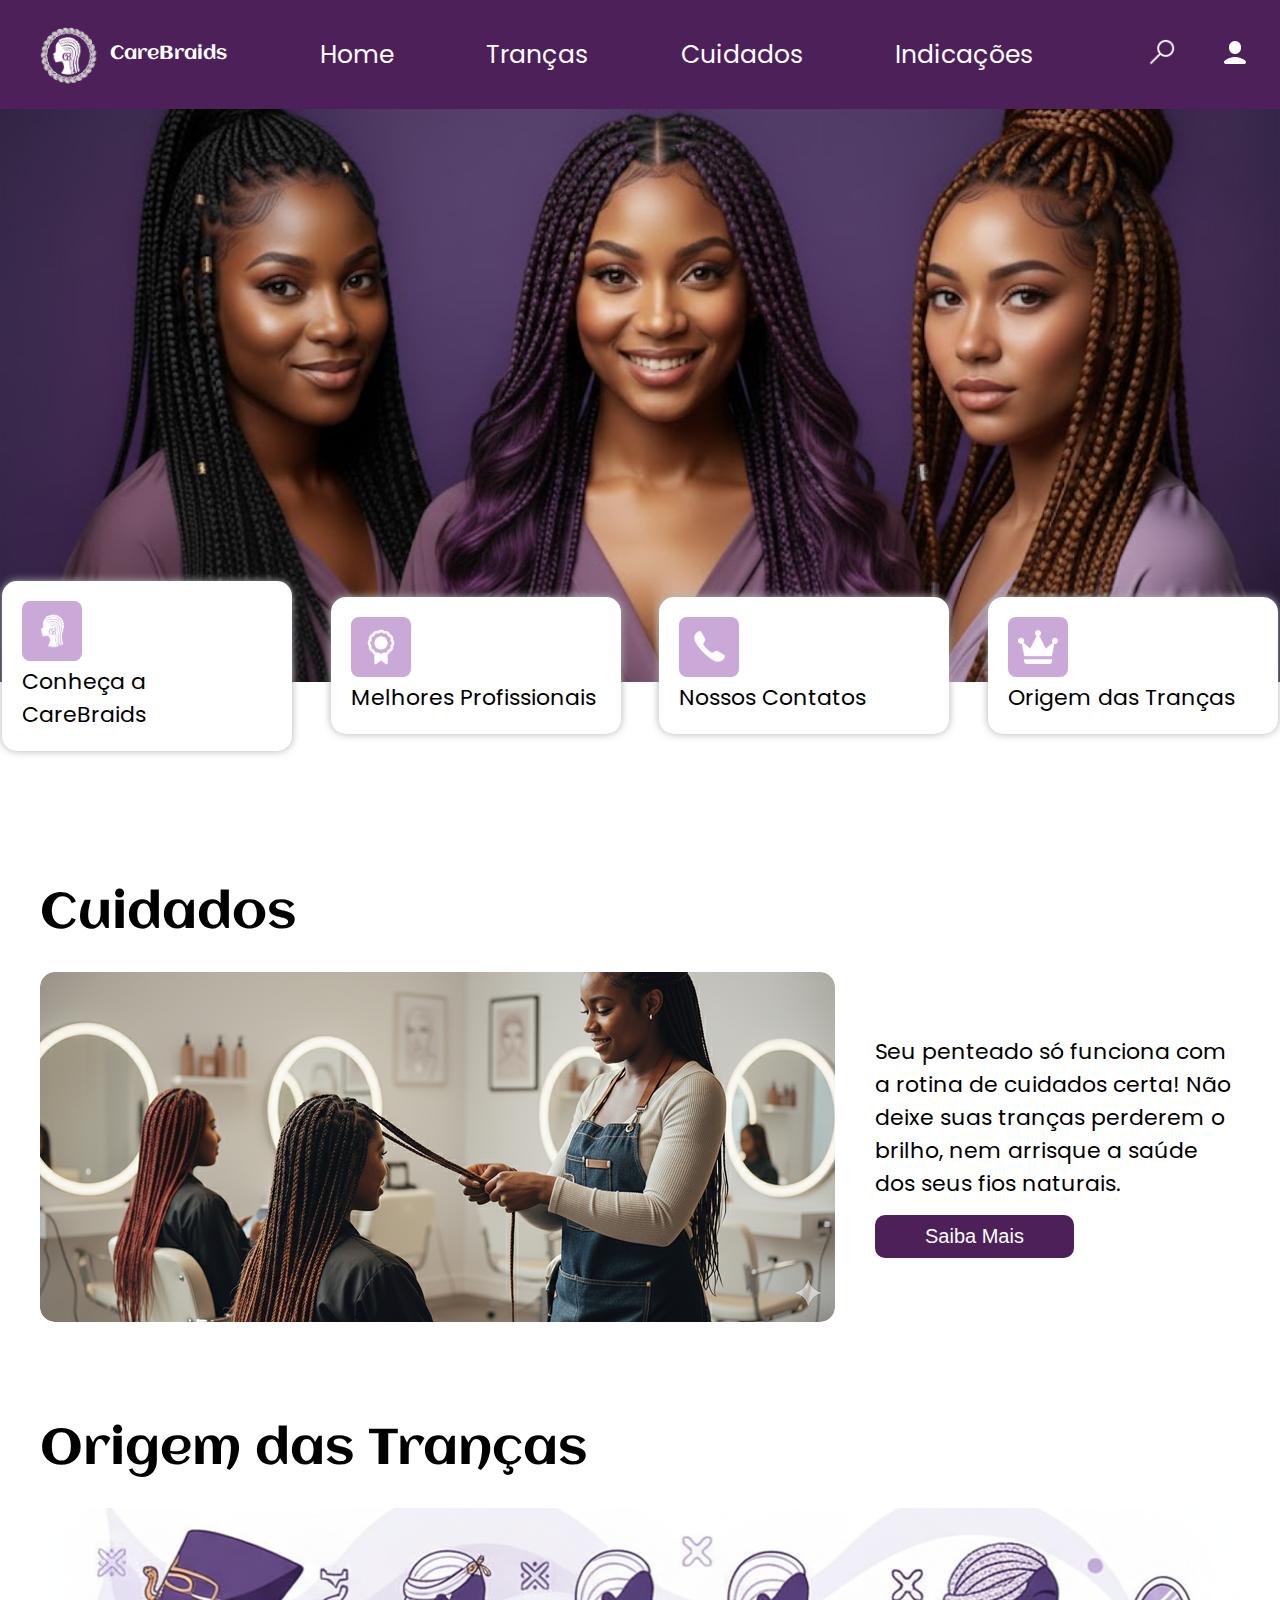
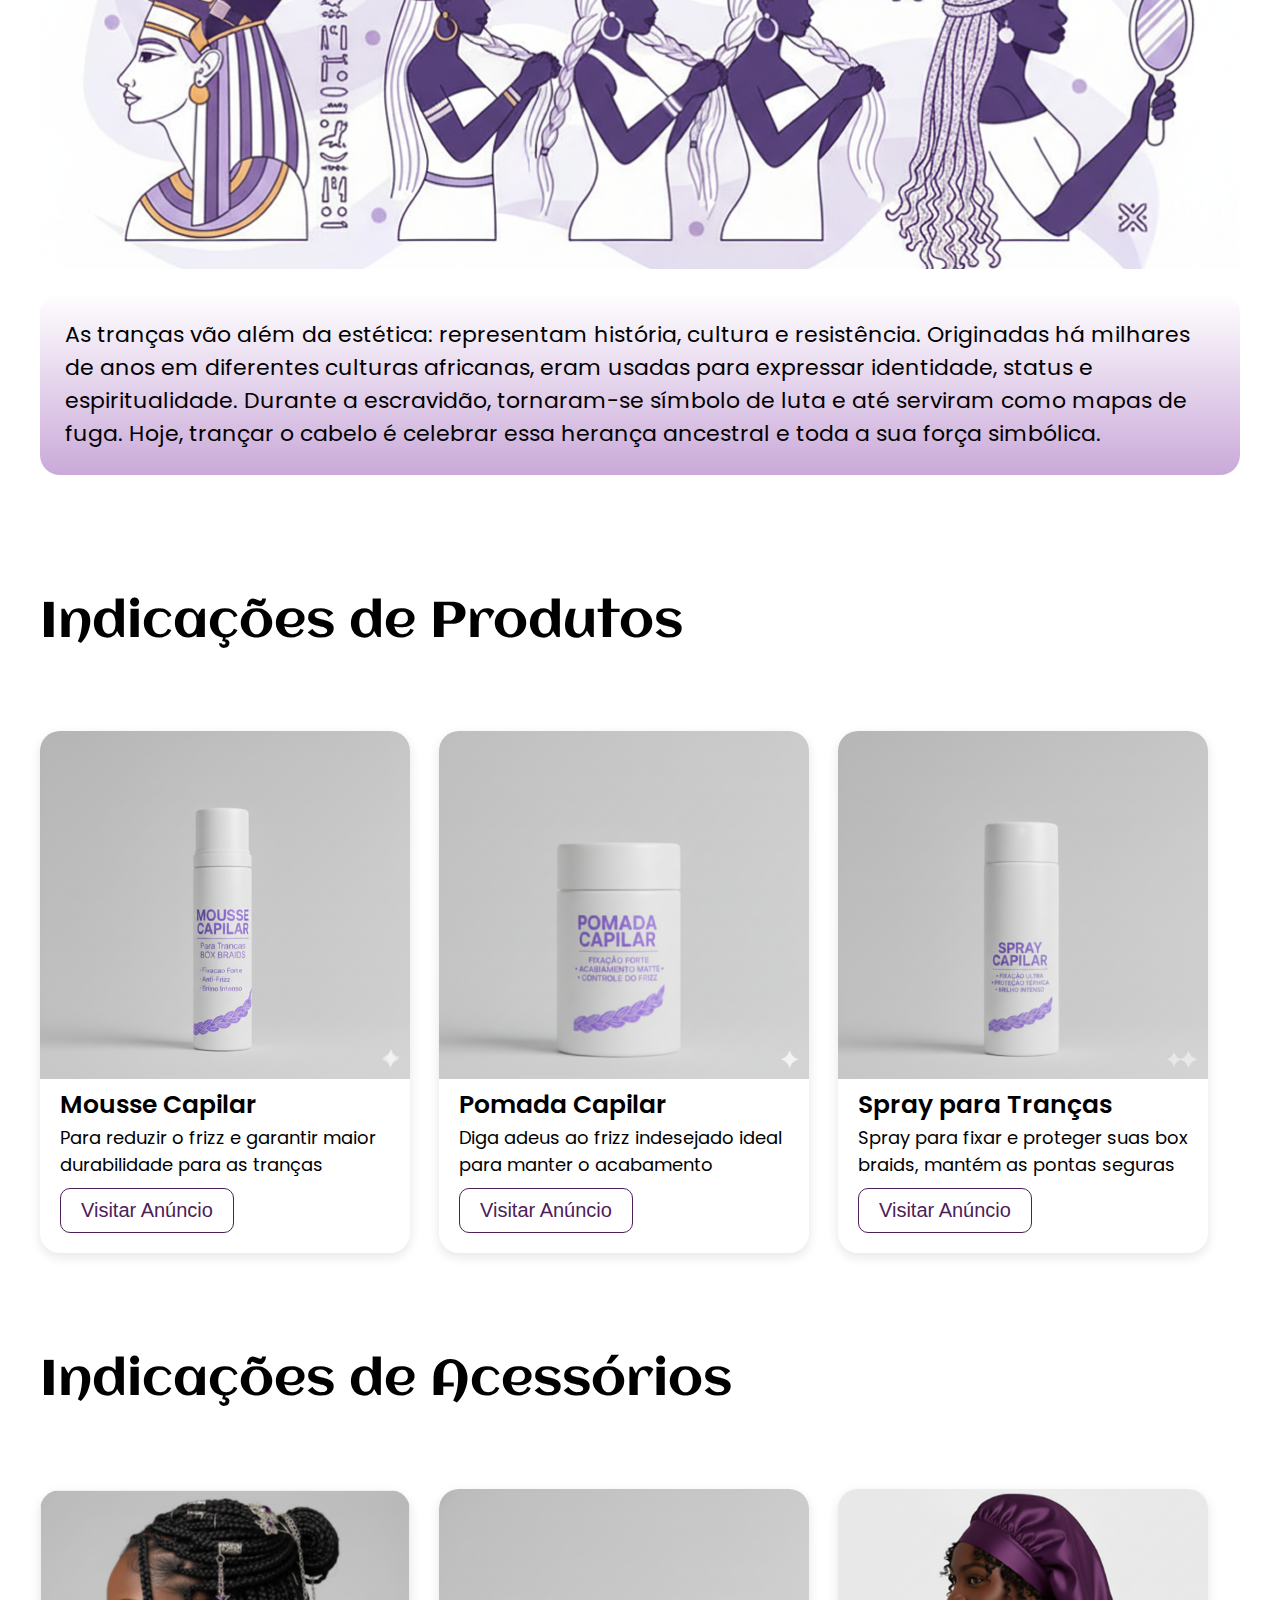
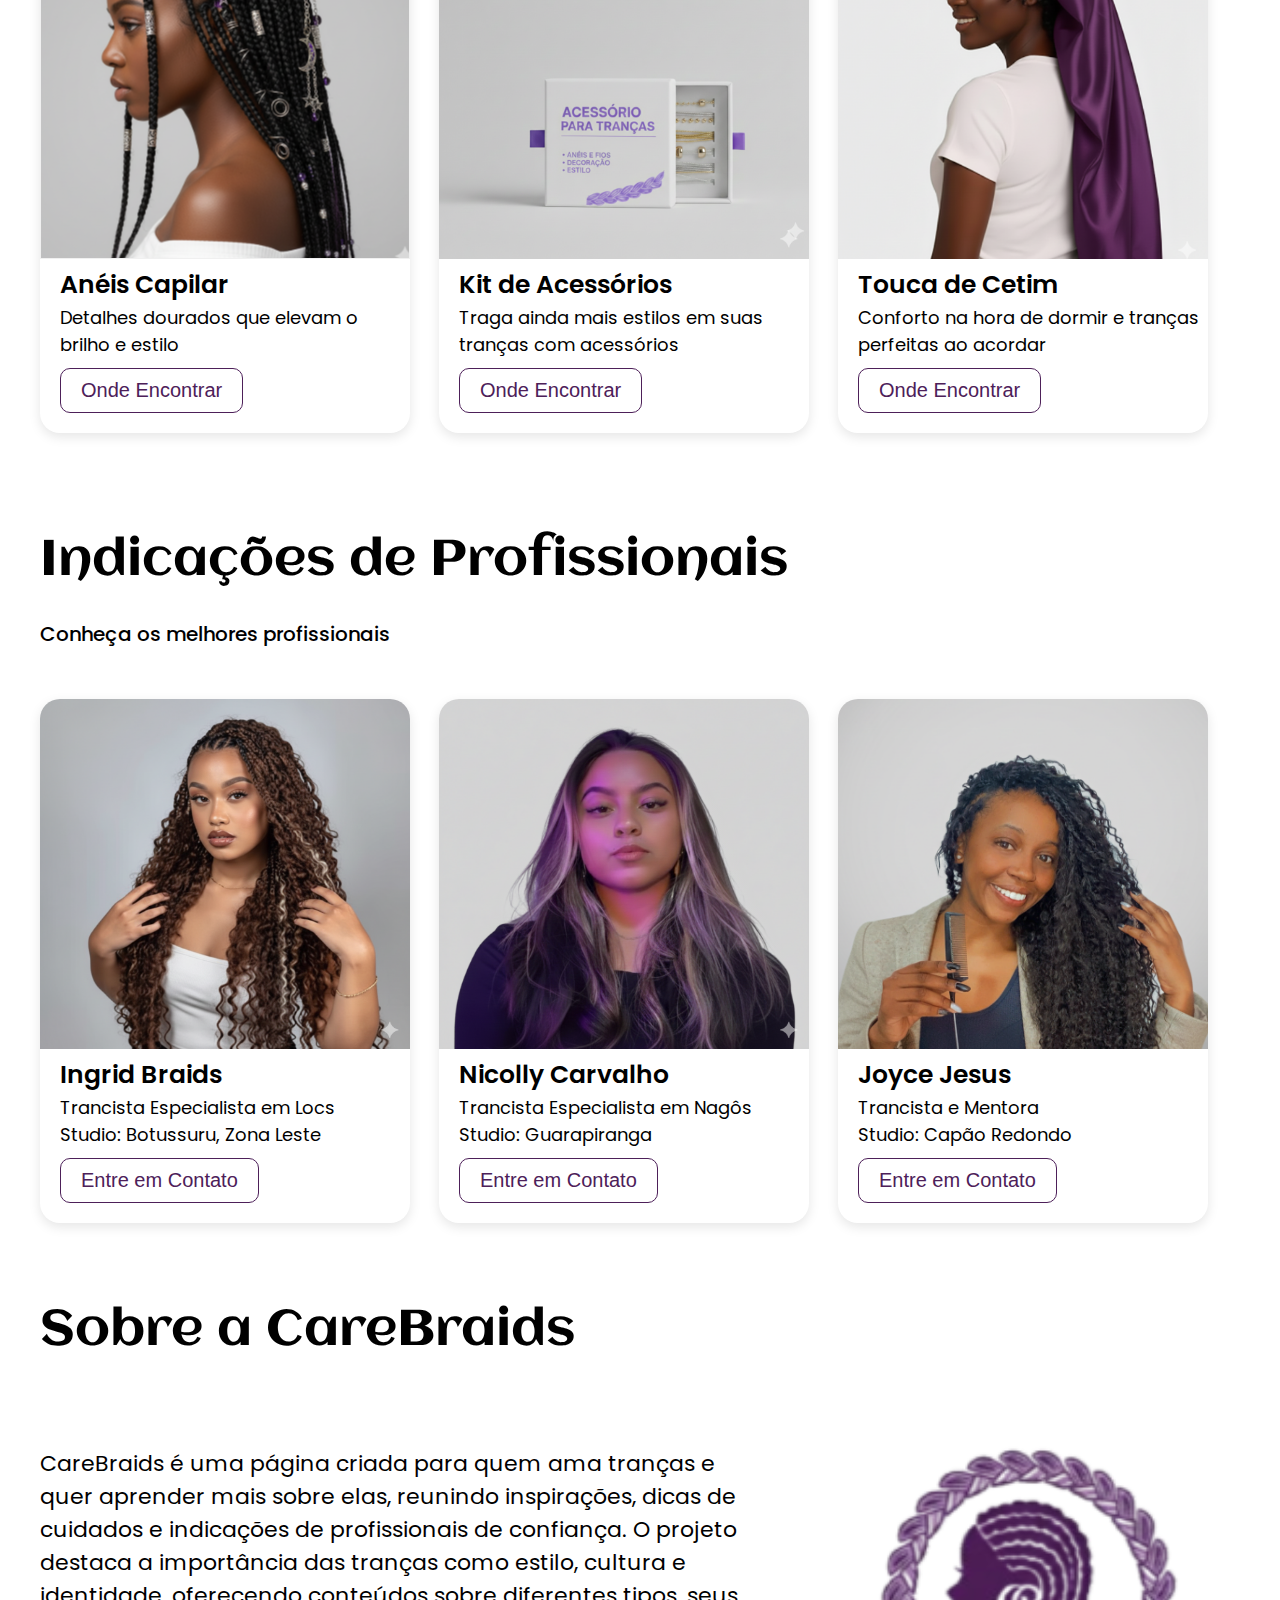
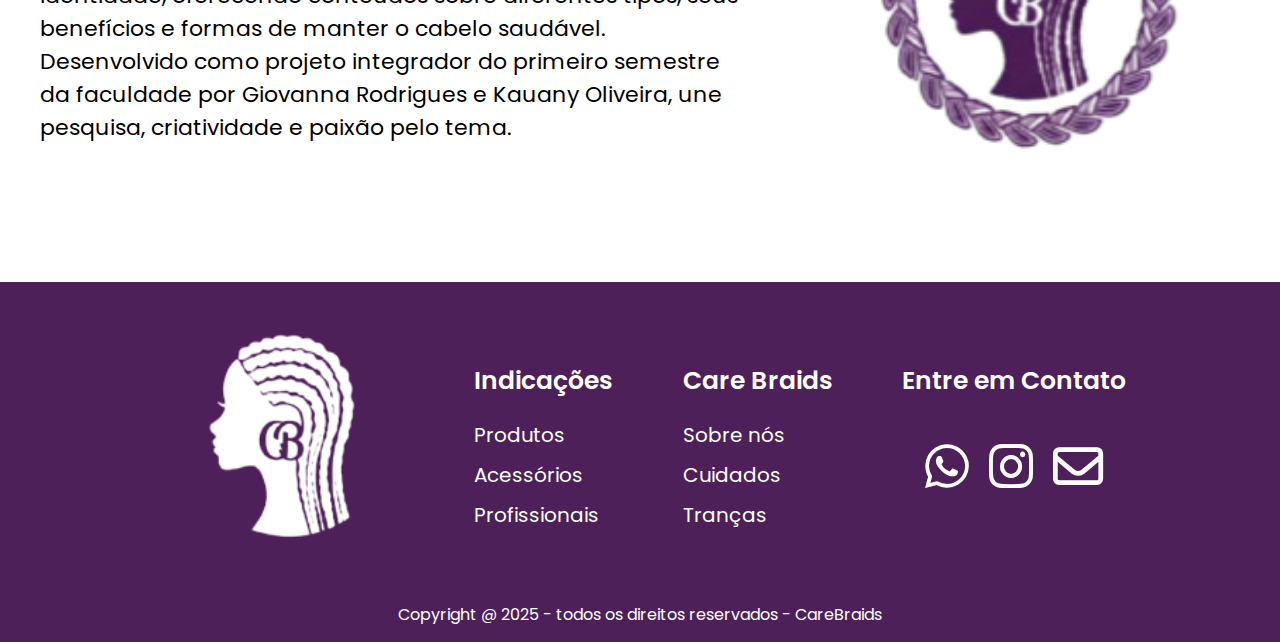
<file: index.html>
<!DOCTYPE html>
<html lang="pt-br">
<head>
    <meta charset="UTF-8">
    <meta name="viewport" content="width=device-width, initial-scale=1.0">
    <title>CareBraids - Home</title>
    <link rel="stylesheet" href="assets/style.css">
    <link rel="stylesheet" href="https://cdnjs.cloudflare.com/ajax/libs/font-awesome/6.7.2/css/all.min.css">
    <link rel="shortcut icon" href="assets/image/logo/logo-sobre.svg" type="image/x-icon">
</head>
<body>
    <header>
            <nav>
              <div class="logo">
                <img src="assets/image/logo/logo.png" alt="Logo CareBraids">
                <h3>CareBraids</h3>
              </div>
                <a href="index.html">Home</a>
                <a href="braids.html">Tranças</a>
                <a href="braids.html#cuidados">Cuidados</a>
                <a href="#indicacoes">Indicações</a>
               <div class="icons">
                <a href="#"><img src="assets/image/icones/icon-search-64.png" alt=""></a>
                <a href="#"><img src="assets/image/icones/icon-user-60.png" alt=""> </a>
              </div>
            </nav>

            <img src="assets/image/banners/banner1.svg" alt="">
             <section class="mini-cards">
                <a href="#sobre">
                    <div class="card">
                    <img src="assets/image/logo/logo-footer.svg" alt="">
                    <p>Conheça a CareBraids</p>
                </div>
                </a>
                <a href="#profissionais">
                <div class="card">
                    <img src="assets/image/icones/icon-prize.png" alt="">
                    <p>Melhores Profissionais</p>
                </div>
                </a>
                <a href="#contato">
                <div class="card">
                    <img src="assets/image/icones/icon-phone.png" alt="">
                    <p>Nossos Contatos</p>
                </div>
                </a>
                <a href="#origem">
                <div class="card">
                    <img src="assets/image/icones/icon-crown.png" alt="">
                    <p>Origem das Tranças</p>
                </div>
                </a>
            </section>
    </header>

    <main>
        <section id="cuidado-home">
            <h1>Cuidados</h1>
            <div class="conteudo-cuidado">
            <img src="assets/image/img-salão.png" alt="Trancitas trabalhando em um salão">
            <div class="cuidado-home-texto">
            <p>Seu penteado só funciona com a rotina de cuidados certa! Não deixe suas tranças perderem o brilho, nem arrisque a saúde dos seus fios naturais.</p>
            <button><a href="braids.html#cuidados">Saiba Mais</a></button>
            </div>
        </div>
        </section>

        <section id="origem">
            <div class="origem-wrapper">
                <h1>Origem das Tranças</h1>
                <img src="assets/image/img-origem.png" alt="">
                <p>As tranças vão além da estética: representam história, cultura e resistência. Originadas há milhares de anos em diferentes culturas africanas, eram usadas para expressar identidade, status e espiritualidade. Durante a escravidão, tornaram-se símbolo de luta e até serviram como mapas de fuga. Hoje, trançar o cabelo é celebrar essa herança ancestral e toda a sua força simbólica.</p>
            </div>
        </section>

        <section id="indicacoes">
            <div class="ind-wrapper" id="produtos">
                <h1>Indicações de Produtos</h1>
                <div class="card-ind">
                    <img src="assets/image/mousse.png" alt="Mousse Capilar para Tranças">
                    <h4>Mousse Capilar</h4>
                    <p>Para reduzir o frizz e garantir maior durabilidade para as tranças </p>
                    <button>Visitar Anúncio</button>
                </div>
                <div class="card-ind">
                    <img src="assets/image/pomada.png" alt="Pomada Capilar">
                    <h4>Pomada Capilar</h4>
                    <p>Diga adeus ao frizz indesejado ideal para manter o acabamento</p>
                    <button>Visitar Anúncio</button>
                </div>
                <div class="card-ind">
                    <img src="assets/image/spray.png" alt="Acessórios para tranças">
                    <h4>Spray para Tranças</h4>
                    <p>Spray para fixar e proteger suas box braids, mantém as pontas seguras</p>
                    <button>Visitar Anúncio</button>
                </div>
            </div>

            <div class="ind-wrapper" id="acessorios">
                <h1>Indicações de Acessórios</h1>
                <div class="card-ind">
                    <img src="assets/image/acessorio.svg" alt="Acessórios para tranças">
                    <h4>Anéis Capilar</h4>
                    <p>Detalhes dourados que elevam o brilho e estilo</p>
                    <button>Onde Encontrar</button>
                </div>
                <div class="card-ind">
                    <img src="assets/image/acessorio3.png" alt="Acessórios para tranças">
                    <h4>Kit de Acessórios</h4>
                    <p>Traga ainda mais estilos em suas tranças com acessórios</p>
                    <button>Onde Encontrar</button>
                </div>
                <div class="card-ind">
                    <img src="assets/image/touca.png" alt="Touca de Cetim">
                    <h4>Touca de Cetim</h4>
                    <p>Conforto na hora de dormir e tranças perfeitas ao acordar</p>
                    <button>Onde Encontrar</button>
                </div>
            </div>

            <div class="ind-wrapper" id="profissionais">
                <h1>Indicações de Profissionais</h1>
                <h3>Conheça os melhores profissionais</h3>
                <div class="card-ind">
                    <img src="assets/image/trancista4.png" alt="Ingrid , trancista">
                    <h4>Ingrid Braids</h4>
                    <p>Trancista Especialista em Locs</p>
                    <p>Studio: Botussuru, Zona Leste</p>
                    <a href="https://www.instagram.com/n4_braids/" target="_blank"><button>Entre em Contato</button></a>
                </div>
                <div class="card-ind">
                    <img src="assets/image/img-nicolly.png" alt="Nicolly Carvalho, trancista">
                    <h4>Nicolly Carvalho</h4>
                    <p>Trancista Especialista em Nagôs</p>
                    <p>Studio: Guarapiranga</p>
                    <a href="https://www.instagram.com/_ni.braids_?igsh=MWcwdWVkeXVmdWc1bw==" target="_blank"><button>Entre em Contato</button></a>
                </div>
                <div class="card-ind">
                    <img src="assets/image/img-joyce.png" alt="Joyce Jesus, trancista">
                    <h4>Joyce Jesus</h4>
                    <p>Trancista e Mentora</p>
                    <p>Studio: Capão Redondo</p>
                    <a href="https://www.instagram.com/joycebraidslis?igsh=MWV6ODBwb2M1azB4dw==" target="_blank"><button>Entre em Contato</button></a>
                </div>
            </div>
        </section>

        <section id="sobre">
            <h1>Sobre a CareBraids</h1>
            <div class="conteudo-sobre">
            <p>CareBraids é uma página criada para quem ama tranças e quer aprender mais sobre elas, reunindo inspirações, dicas de cuidados e indicações de profissionais de confiança. O projeto destaca a importância das tranças como estilo, cultura e identidade, oferecendo conteúdos sobre diferentes tipos, seus benefícios e formas de manter o cabelo saudável. Desenvolvido como projeto integrador do primeiro semestre da faculdade por Giovanna Rodrigues e Kauany Oliveira, une pesquisa, criatividade e paixão pelo tema.</p>
            <img src="assets/image/logo/logo-sobre.svg" alt="Logo da CareBraids">
            </div>
        </section>

    </main>

    <footer id="contato">
        <div class="links-footer">
        <img class="logo-footer" src="assets/image/logo/logo-footer.svg" alt="Logo da marca Care Braids">
        <div class="indicacao">
            <h3>Indicações</h3>
            <a href="#produtos">Produtos</a>
            <a href="#acessorios">Acessórios</a>
            <a href="#profissionais">Profissionais</a>
        </div>
        <div class="navegacao">
            <h3>Care Braids</h3>
            <a href="#sobre">Sobre nós</a>
            <a href="braids.html#cuidados">Cuidados</a>
            <a href="braids.html#braids">Tranças</a>
        </div>
        <div class="contato">
            <h3>Entre em Contato</h3>
            <div class="rede-social">
            <a href="https://www.whatsapp.com/"><i class="fa-brands fa-whatsapp" style="color: #fff;"></i></a>
            <a href="https://www.instagram.com/"><i class="fa-brands fa-instagram"  style="color: #fff;"></i></a>
            <a href="mailto:"><i class="fa-regular fa-envelope" style="color: #fff;"></i></a>
        </div>
        </div>
    </div>
    </footer>
    <div class="copyright">
    Copyright @ 2025 - todos os direitos reservados -  CareBraids
    </div>
    </footer>
</body>
</html>
</file>
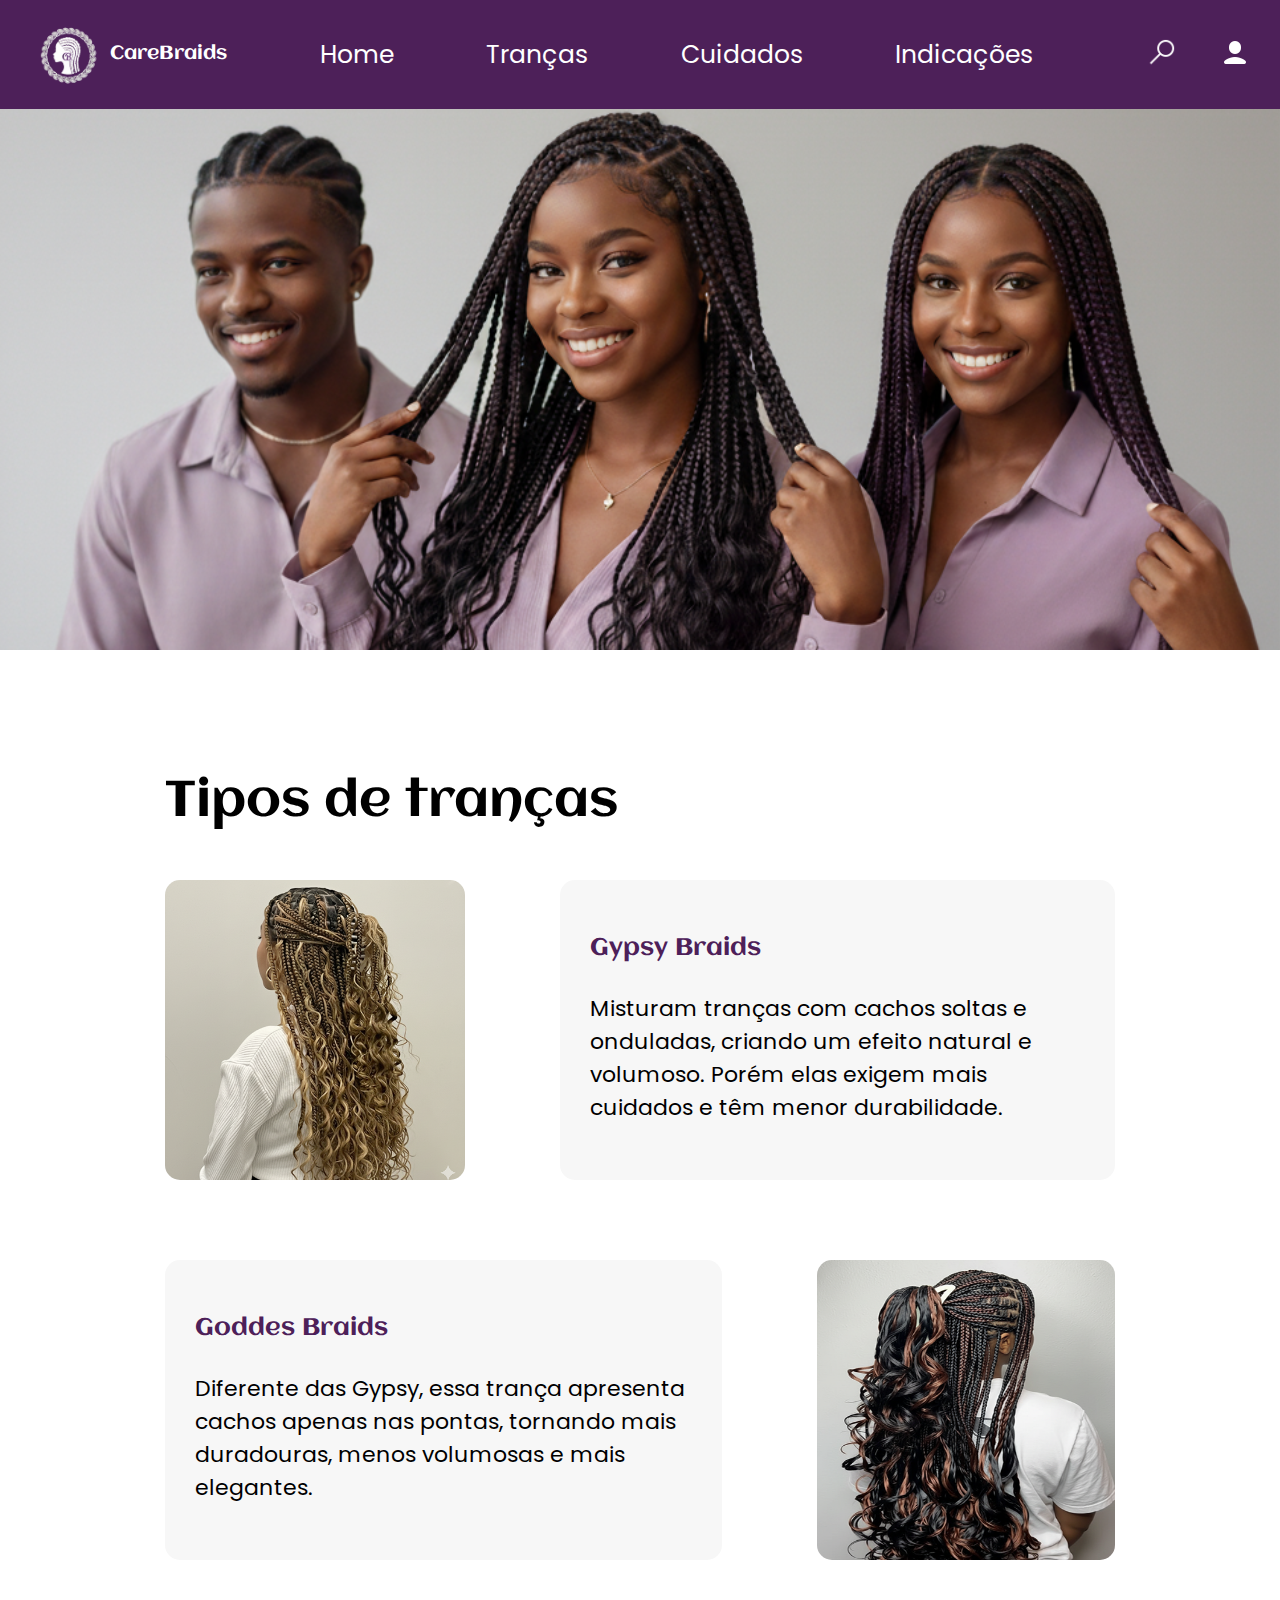
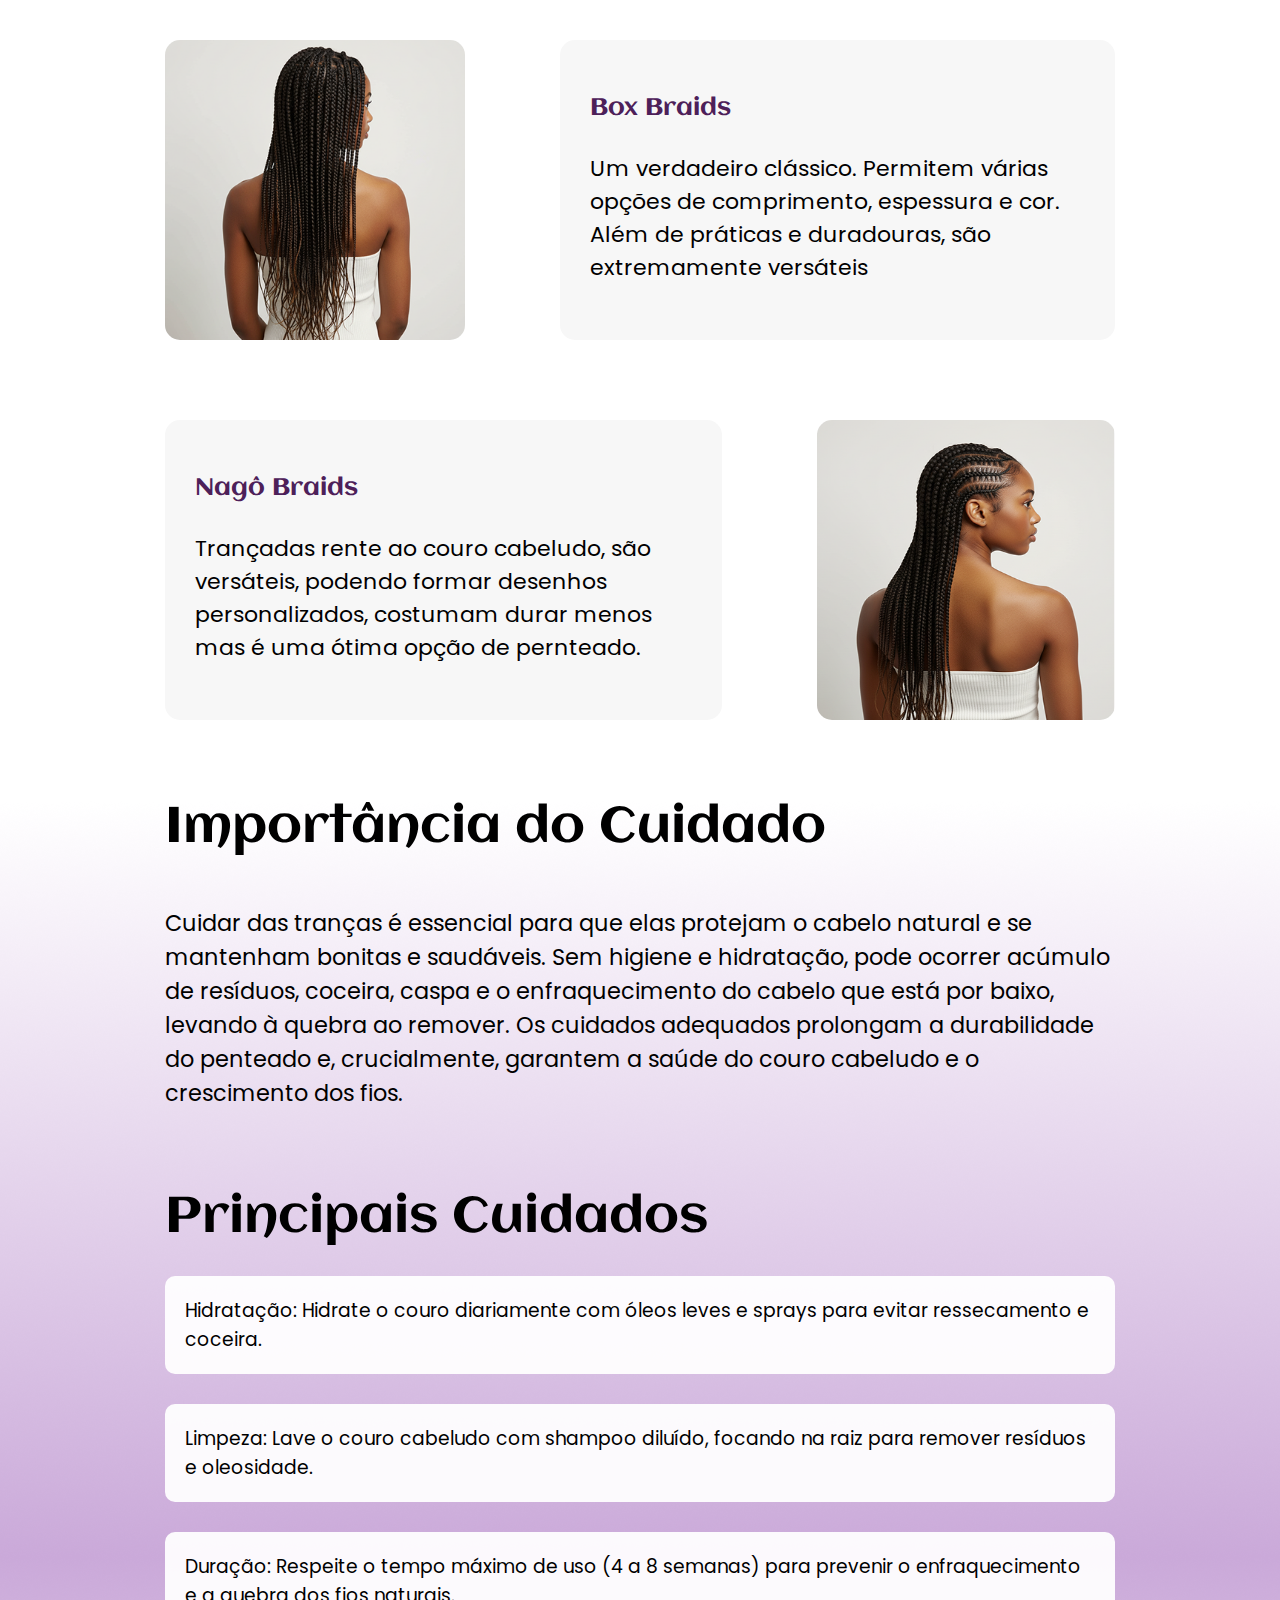
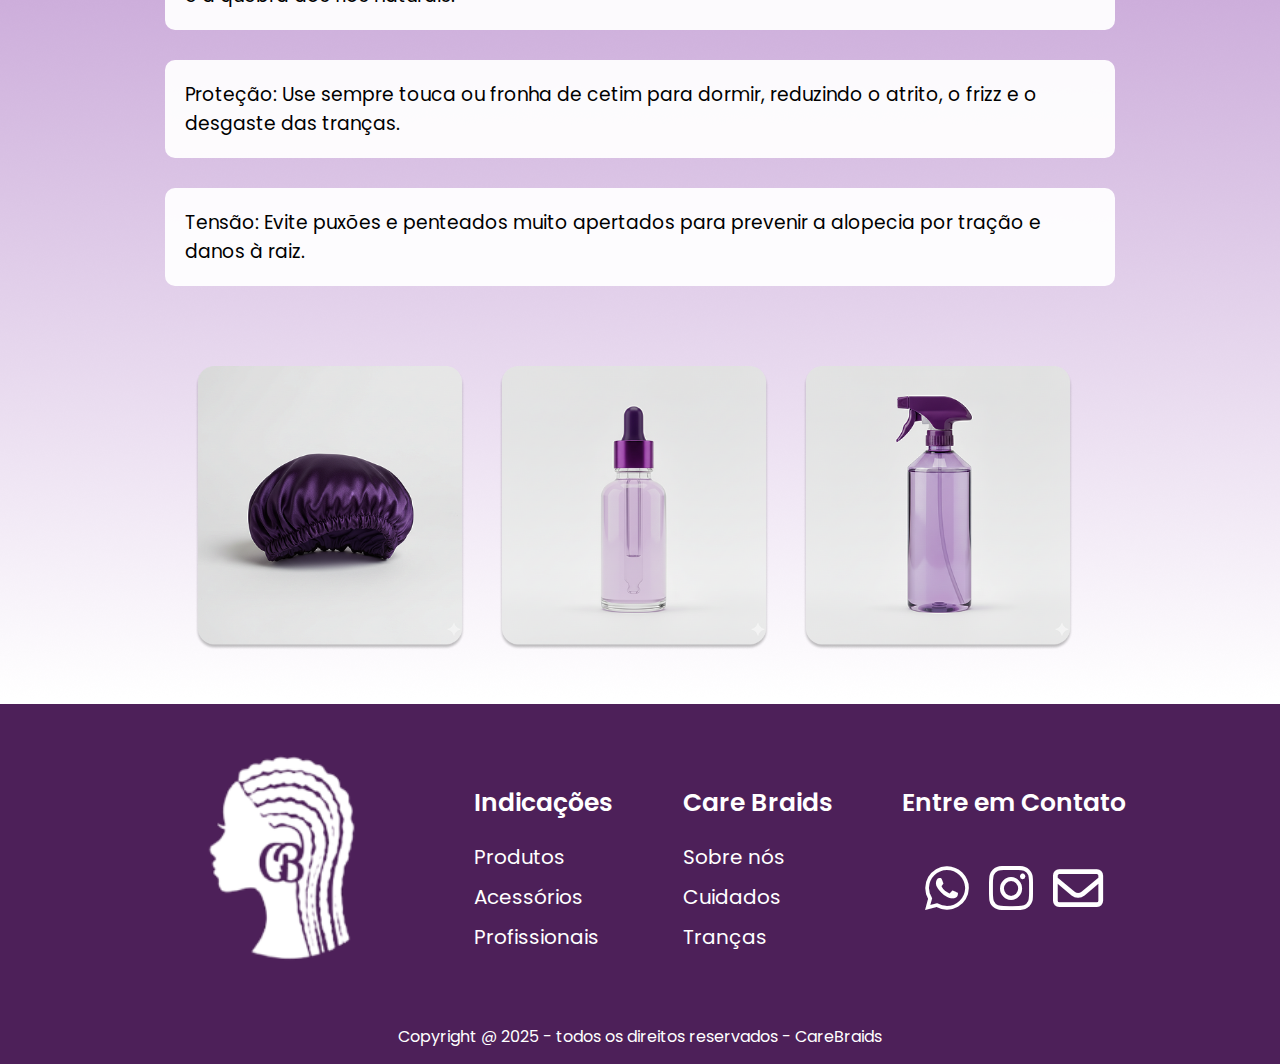
<file: braids.html>
<!DOCTYPE html>
<html lang="pt-br">
<head>
    <meta charset="UTF-8">
    <meta name="viewport" content="width=device-width, initial-scale=1.0">
    <title>CareBraids - Tranças</title>
    <link rel="stylesheet" href="assets/style.css">
        <link rel="stylesheet" href="https://cdnjs.cloudflare.com/ajax/libs/font-awesome/6.7.2/css/all.min.css">
</head>
<body>
    <header>
            <nav>
              <div class="logo">
                <img src="assets/image/logo/logo.png" alt="Logo CareBraids">
                <h3>CareBraids</h3>
              </div>
                <a href="index.html">Home</a>
                <a href="braids.html">Tranças</a>
                <a href="#cuidados">Cuidados</a>
                <a href="index.html#indicacoes">Indicações</a>
               <div class="icons">
                <a href="#"><img src="assets/image/icones/icon-search-64.png" alt=""></a>
                <a href="#"><img src="assets/image/icones/icon-user-60.png" alt=""> </a>
              </div>
            </nav>
            <img src="assets/image/banners/banner2.svg" alt="">
    </header>

    <main>
        <section class="braids" id="braids">
            <div class="title"><h1>Tipos de tranças</h1></div>       
                <div class="card-braids">
                    <img src="assets/image/gypsy-braids.png" alt="">
                    <div class="text">
                        <h2>Gypsy Braids</h2>
                        <p>Misturam tranças com cachos soltas e onduladas, criando um efeito natural e volumoso. Porém elas exigem mais cuidados e têm menor durabilidade.</p>
                    </div>
                </div>

                <div class="card-braids">
                    <div class="text">
                        <h2>Goddes Braids</h2>
                        <p>Diferente das Gypsy, essa trança apresenta cachos apenas nas pontas, tornando mais duradouras, menos volumosas e mais elegantes.</p>
                    </div>
                    <img src="assets/image/goddes-braids.png" alt="">
                    
                </div>

                <div class="card-braids">
                    <img src="assets/image/box-braids.png" alt="">
                    <div class="text">
                        <h2>Box Braids</h2>
                        <p>Um verdadeiro clássico. Permitem várias opções de comprimento, espessura e cor. Além de práticas e duradouras, são extremamente versáteis</p>
                    </div>
                </div>

                <div class="card-braids">
                    <div class="text">
                        <h2>Nagô Braids</h2>
                        <p>Trançadas rente ao couro cabeludo, são versáteis, podendo formar desenhos personalizados, costumam durar menos mas é uma ótima opção de pernteado.</p>
                    </div>
                    <img src="assets/image/nago-braids.png" alt="">
                </div>
        </section>

        <section id="cuidados" style="background-image: url(assets/image/Background.png);">
            <div class="importancia">
                <h1>Importância do Cuidado</h1>
                <p>Cuidar das tranças é essencial para que elas protejam o cabelo natural e se mantenham bonitas e saudáveis. Sem higiene e hidratação, pode ocorrer acúmulo de resíduos, coceira, caspa e o enfraquecimento do cabelo que está por baixo, levando à quebra ao remover. Os cuidados adequados prolongam a durabilidade do penteado e, crucialmente, garantem a saúde do couro cabeludo e o crescimento dos fios.</p>
            </div>

            <div class="principais-cuidados">
                <h1>Principais Cuidados</h1>
                <div class="lista">
                    <h3>Hidratação: Hidrate o couro  diariamente com óleos leves e sprays para evitar ressecamento e coceira.</h3>
                    <h3>Limpeza: Lave o couro cabeludo com shampoo diluído, focando na raiz para remover resíduos e oleosidade.</h3>
                    <h3>Duração: Respeite o tempo máximo de uso (4 a 8 semanas) para prevenir o enfraquecimento e a quebra dos fios naturais.</h3>
                    <h3>Proteção: Use sempre touca ou fronha de cetim para dormir, reduzindo o atrito, o frizz e o desgaste das tranças.</h3>
                    <h3>Tensão: Evite puxões e penteados muito apertados para prevenir a alopecia por tração e danos à raiz.</h3>
                </div>
                <div class="produtos-cuidados">
                    <img src="assets/image/card1.png" alt="">
                    <img src="assets/image/card2.png" alt="">
                    <img src="assets/image/card3.png" alt="">
                </div>
            </div>

        </section>
    </main>  
      <footer id="contato">
        <div class="links-footer">
        <img class="logo-footer" src="assets/image/logo/logo-footer.svg" alt="Logo da marca Care Braids">
        <div class="indicacao">
            <h3>Indicações</h3>
            <a href="index.html#produtos">Produtos</a>
            <a href="index.html#acessorios">Acessórios</a>
            <a href="index.html#profissionais">Profissionais</a>
        </div>
        <div class="navegacao">
            <h3>Care Braids</h3>
            <a href="index.html#sobre">Sobre nós</a>
            <a href="#cuidados">Cuidados</a>
            <a href="#braids">Tranças</a>
        </div>
        <div class="contato">
            <h3>Entre em Contato</h3>
            <div class="rede-social">
            <a href="https://www.whatsapp.com/"><i class="fa-brands fa-whatsapp" style="color: #fff;"></i></a>
            <a href="https://www.instagram.com/"><i class="fa-brands fa-instagram"  style="color: #fff;"></i></a>
            <a href="mailto:"><i class="fa-regular fa-envelope" style="color: #fff;"></i></a>
        </div>
        </div>
    </div>
    </footer>
    <div class="copyright">
    Copyright @ 2025 - todos os direitos reservados -  CareBraids
    </div>
 </body>
</html>
</file>
<file: assets/style.css>
@import url('https://fonts.googleapis.com/css2?family=Aclonica&display=swap');
@import url('https://fonts.googleapis.com/css2?family=Aclonica&family=Poppins:ital,wght@0,100;0,200;0,300;0,400;0,500;0,600;0,700;0,800;0,900;1,100;1,200;1,300;1,400;1,500;1,600;1,700;1,800;1,900&display=swap');

*{
    margin: 0;
    text-decoration: none;
}

:root{
    --purple-dark: #4D2059;
    --purple-medium: #80568C;
    --purple-submedium: #9C77A6;
    --purple-light: #CAA9D9;
    --purple-sublight: #EAD5F2;
}

h1{
    font-family: 'aclonica';
    font-weight: 300;
    font-size: 50px;
    margin-bottom: 30px;
}

p{
    font-size: 22px;
    font-family: 'Poppins';
}

/*Header e Navbar*/

header > img{
    width: 100%;
}

nav{
    background-color: var(--purple-dark);
    display: flex;
    align-items: center;
    justify-content: space-between;
    padding: 10px;
}

nav > a{
    color: white;
    font-family: 'poppins';
    font-size: 25px;
}

nav > a:hover {
    color: var(--purple-light);
    transform: scale(1.1);
    transition: 0.3s;
}

a > img{
    width: 30px;
    height: 30px;
}

.icons > a:hover img {
    transition: 0.3s;
}

.logo{
    display: flex;
    align-items: center;
    padding-left: 20px;
}

.logo > img{
    width: 80px;
}

.logo > h3{
    font-family: 'aclonica';
    color: white;
    font-weight: 100;
}

.icons > a{
    padding: 20px;
}

.mini-cards{
    display: flex;
    justify-content: center;
    align-items: center;
    gap: 3%;
    height: 200px;
    margin-bottom: 120px;
    margin-top: -120px;
}

.mini-cards a{
    color: #000;
}

.card{
    width: 250px;
    background-color: white;
    padding: 20px;
    border-radius: 15px;
    box-shadow: #b3b2b2 0px 0px 8px 0px;
}

.card > img{   
    background-color: #CAA9D9;
    border-radius: 8px;
    width: 40px;
    padding: 10px;
}

.card:hover {
    box-shadow: 0px 6px 16px rgba(0,0,0,0.2);
    transform: scale(1.1);
    transition: 0.3s;
}

/*Home*/

#cuidado-home {
    width: 1200px;
    margin: 80px auto;
}

#cuidado-home .conteudo-cuidado {
    display: flex;
    align-items: center;
    justify-content: center;
    gap: 40px;
}

#cuidado-home img {
    width: 800px;
    border-radius: 15px;
}

.cuidado-home-texto {
    max-width: 500px;
}

.cuidado-home-texto button a {
    color: #fff;
}

.cuidado-home-texto button{
    background: var(--purple-dark);
    font-size: 20px;
    color: #fff;
    padding: 10px 50px;
    border: none;
    border-radius: 10px;
    cursor: pointer;
    margin-top: 15px;
}

.cuidado-home-texto button:hover {
    background: var(--purple-medium);
    transition: 0.3s;
}

#origem {
    width: 100%;
    display: flex;
    justify-content: center;
    margin-top: 40px;
}

.origem-wrapper {
    width: 1200px;
    padding: 20px;
}

.origem-wrapper img {
    width: 100%;
}

.origem-wrapper p {
    background: linear-gradient(#fff, var(--purple-light)) ;
    padding: 25px;
    border-radius: 20px;
    margin-top: 20px;
}

#indicacoes {
    width: 1200px;
    margin: 60px auto;
}

.ind-wrapper h3 {
    font-family: 'poppins';
    font-weight: 500;
    font-size: 20px;
}

.ind-wrapper {
    margin-top: 100px;
    margin-bottom: 60px;
}

.card-ind {
    font-family: 'poppins';
    width: 370px;
    background: #fff;
    display: inline-block;
    margin-right: 25px;
    border-radius: 20px;
    box-shadow: 0px 4px 12px rgba(0,0,0,0.1);
    padding-bottom: 20px;
    margin-top: 50px;
}

.card-ind img {
    width: 100%;
    height: 100%;
    border-top-left-radius: 20px;
    border-top-right-radius: 20px;
}

.card-ind h4 {
    margin-left: 20px;
    font-size: 25px;
    font-weight: 600;
}

.card-ind p {
    margin-left: 20px;
    font-size: 18px;
}

.card-ind button {
    background-color: #fff;
    color: var(--purple-dark);
    padding: 10px 20px;
    border-radius: 10px;
    font-size: 20px;
    margin-left: 20px;
    margin-top: 10px;
    border: var(--purple-dark) 1px solid;
}

.card-ind:hover {
    box-shadow: 0px 10px 18px rgba(0,0,0,0.15);
    transform: scale(1.02);
    transition: 0.3s;
}

.card-ind button:hover {
    background-color: var(--purple-sublight);
    transition: 0.3s;
}

#profissionais .card-ind {
    height: auto;
    font-family: 'Poppins';
}

#profissionais .card-ind img {
    height: 350px;
}

#sobre {
    width: 1200px;
    margin: 80px auto;
}

#sobre .conteudo-sobre {
    display: flex;
    align-items: center;
    justify-content: center;
    gap: 60px;
}

#sobre p {
    width: 800px;
}

#sobre img {
    width: 500px;
}

/*Página Tranças*/

.braids{
    margin-top: 120px;
    justify-items: center;
}

.braids > .title{
    width: 950px;
}

.card-braids{
    gap: 10%;
    width: 950px;
    display: flex;
    height: 300px;
    margin-top: 50px;
    margin-bottom: 80px;
}

.card-braids > img{
    border-radius: 15px;
    width: 300px;
}

.text{
    width: 500px;
    padding: 30px;
    border-radius: 15px;
    text-justify: center;
    background-color: #F7F7F7;
    align-content: center;
}

.text > h2{
    font-family: 'aclonica';
    font-weight: 200;
    color: #4D2059;
    margin-bottom: 30px;
}

#cuidados{
    justify-items: center;
}

.importancia > p{
    margin-top: 50px;
    width: 950px;
    font-family: 'poppins';
    font-size: 1.4em;
}

.principais-cuidados{
    margin-top: 80px;
    width: 950px;
}

.lista > h3{
    font-family: 'poppins';
    background-color: #ffffffee;
    border-radius: 10px;
    margin-top: 30px;
    padding: 20px;
    font-weight: 400;
}

.lista > h3:hover{
    transform: scale(1.02);
    transition: 0.3s;
}

.produtos-cuidados{
    margin-top: 80px;
}

.produtos-cuidados > img{
    width: 270px;
    padding-left: 30px;
    margin-bottom: 50px;
}

.produtos-cuidados > img:hover{
    transform: scale(1.1);
    transition: 0.3s;
}

footer {
  background-color: var(--purple-dark);
  color: #fff;
  padding: 30px 100px ;
  display: flex;
  align-items: center;
  justify-content: center;
  font-family: 'poppins';
}

footer .logo-footer {
  width: 250px;
  height: auto;
}

footer .links-footer {
  display: flex;
  justify-content: space-between;
  align-items: flex-start;
  width: 90%;
}

footer .indicacao,
 footer .navegacao {
  display: flex;
  flex-direction: column;
  align-items: flex-start;
  gap: 10px;
  margin-top: 50px;
}

footer .indicacao h3,
footer .navegacao h3,
footer .contato h3 {
  font-size: 25px;
  font-weight: 600;
  margin-bottom: 10px;
  
}

footer .indicacao a,
footer .navegacao a {
  text-decoration: none;
  color: var(--black);
  font-size: 20px;
}

footer .contato {
  display: flex;
  flex-direction: column;
  justify-content: center;
  gap: 20px;
  margin-top: 50px;
}

footer .contato .rede-social{
  font-size: 50px;
  display: flex;
  justify-content: center;
  gap: 20px;
}

footer .contato .rede-social a:hover {
  transform: scale(1.1);
  transition: 0.3s ;
}

footer .indicacao a:hover,
footer .navegacao a:hover {
    color: var(--purple-light);
    transition: 0.3s;
    transform: translateX(5px);
}

.copyright {
    background: var(--purple-dark);
    padding: 15px;
    text-align: center;
    font-family: 'Poppins';
    margin-top: -5px;
    color: #fff;
}
</file>
